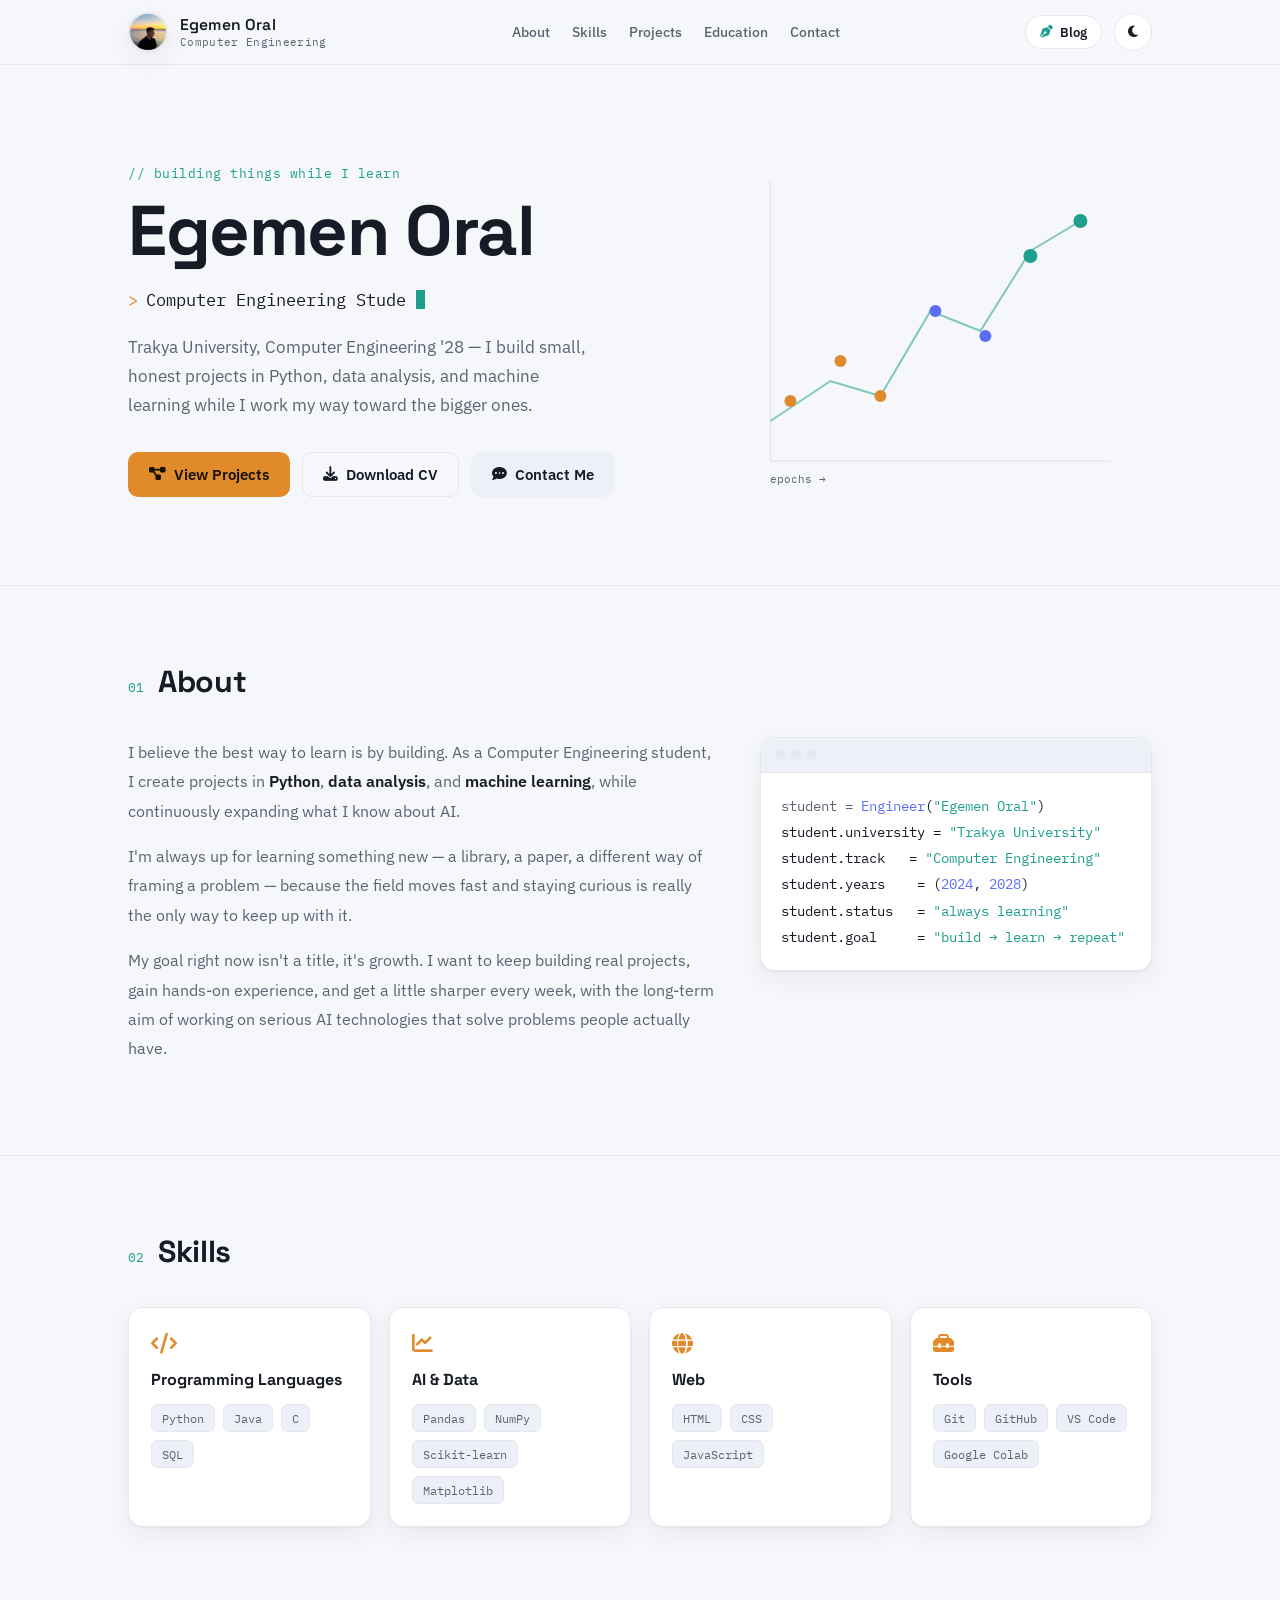
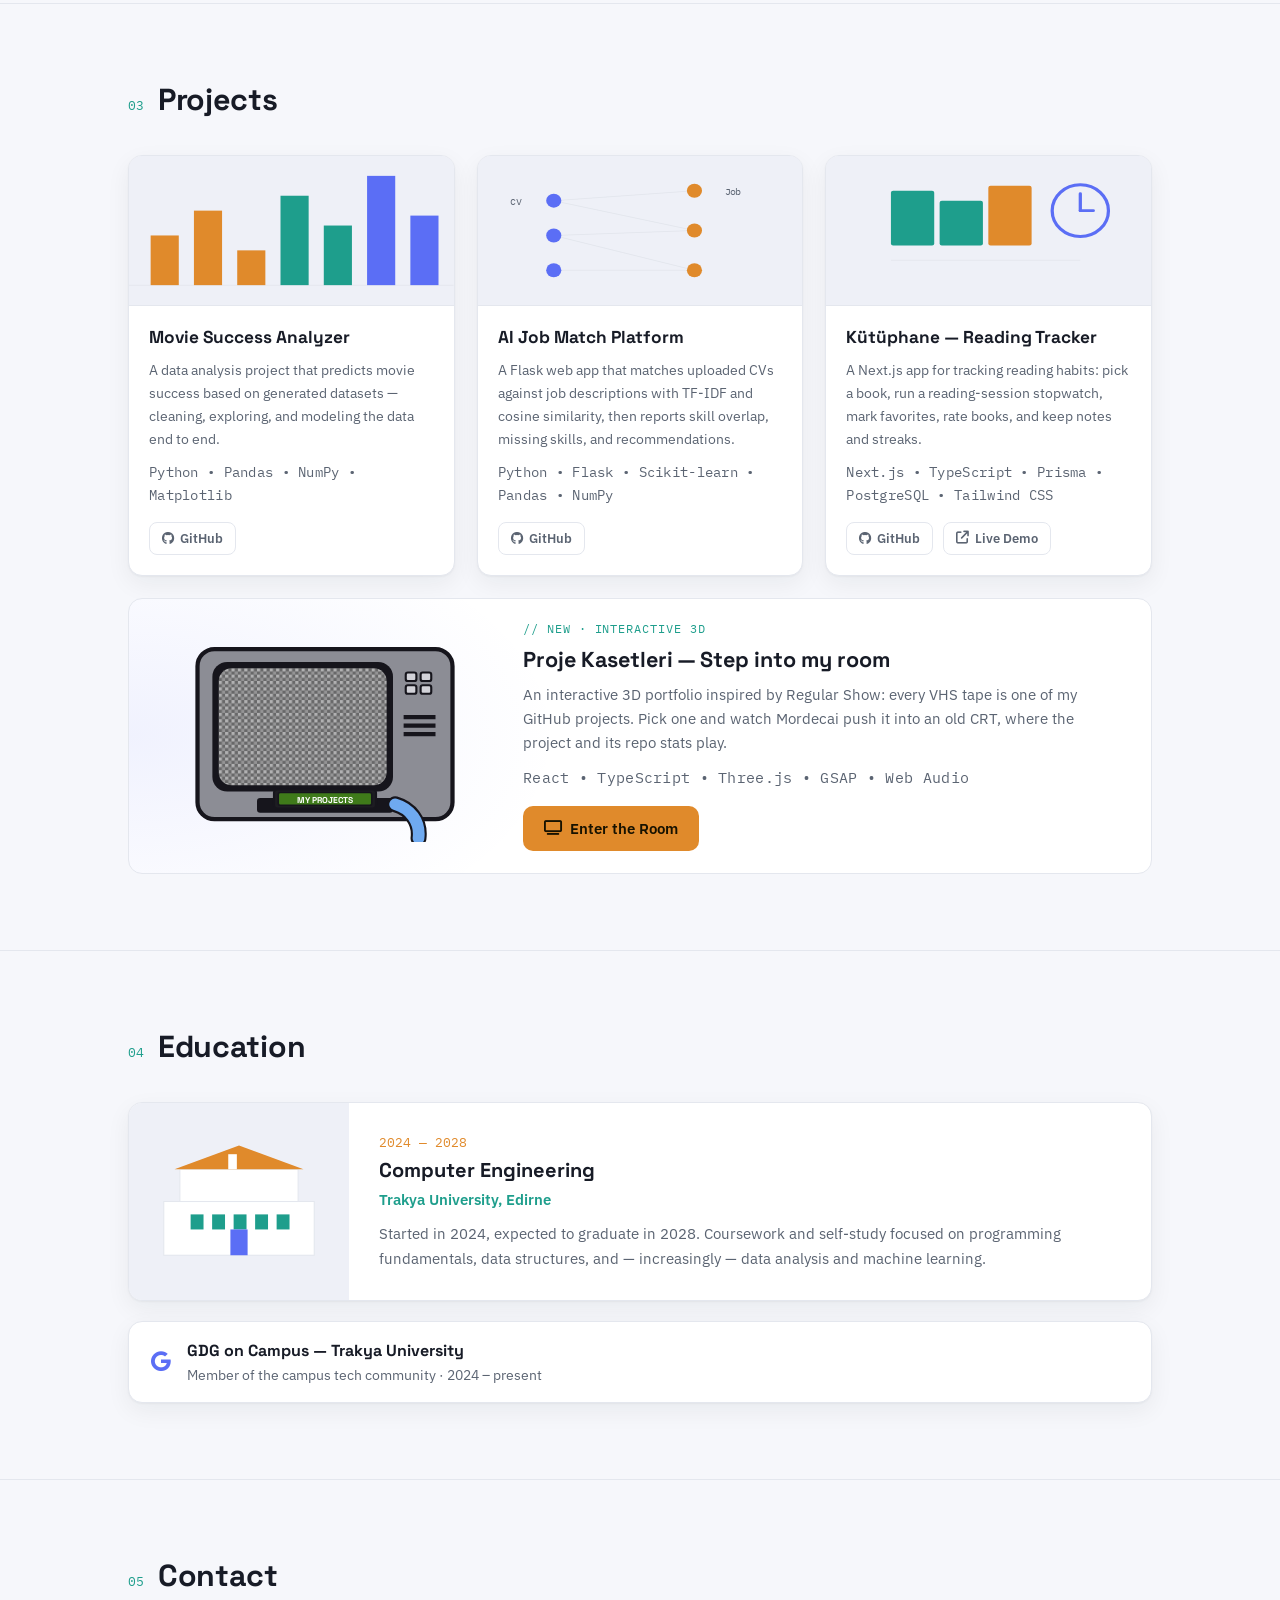
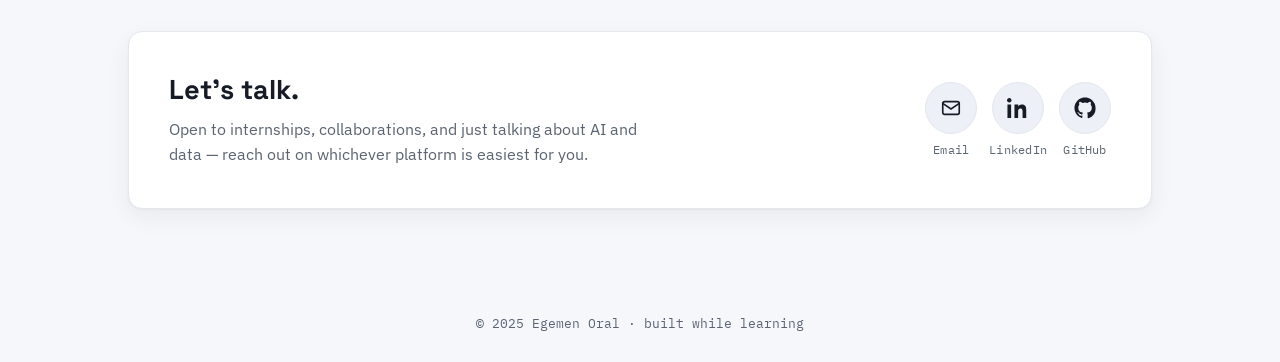
<file: index.html>
<!DOCTYPE html>
<html lang="en">
<head>
<meta charset="UTF-8">
<meta name="viewport" content="width=device-width, initial-scale=1.0">
<title>Egemen Oral — Computer Engineering Student</title>
<meta name="description" content="Egemen Oral, Computer Engineering student at Trakya University: projects in Python, data analysis and machine learning, an interactive 3D portfolio and a blog about AI prompting.">
<link rel="canonical" href="https://egemenoral.com/">
<meta property="og:title" content="Egemen Oral — Computer Engineering Student">
<meta property="og:description" content="Projects in Python, data analysis and machine learning, an interactive 3D portfolio and a blog about AI prompting.">
<meta property="og:url" content="https://egemenoral.com/">
<link rel="preconnect" href="https://fonts.googleapis.com">
<link rel="preconnect" href="https://fonts.gstatic.com" crossorigin>
<link href="https://fonts.googleapis.com/css2?family=Space+Grotesk:wght@500;600;700&family=IBM+Plex+Sans:wght@400;500;600&family=IBM+Plex+Mono:wght@400;500&display=swap" rel="stylesheet">
<link rel="stylesheet" href="https://cdnjs.cloudflare.com/ajax/libs/font-awesome/6.5.1/css/all.min.css">
<style>
:root{
  --bg:#F6F7FB;
  --surface:#FFFFFF;
  --surface-2:#EEF0F7;
  --text:#171B26;
  --text-muted:#5B6472;
  --border:#E4E7EE;
  --accent:#E08A2B;
  --accent-2:#1E9E8C;
  --accent-3:#5B6EF5;
  --accent-contrast:#FFFFFF;
  --shadow: 0 1px 2px rgba(23,27,38,.04), 0 8px 24px rgba(23,27,38,.06);
  --radius: 14px;
}
html[data-theme="dark"]{
  --bg:#0B0F19;
  --surface:#121729;
  --surface-2:#171E33;
  --text:#EDEFF5;
  --text-muted:#9AA3B7;
  --border:#242C42;
  --accent:#F2B25C;
  --accent-2:#3FD1BC;
  --accent-3:#8B98FF;
  --accent-contrast:#0B0F19;
  --shadow: 0 1px 2px rgba(0,0,0,.3), 0 12px 32px rgba(0,0,0,.35);
}
*{box-sizing:border-box;}
html{scroll-behavior:smooth;}
body{
  margin:0;
  background:var(--bg);
  color:var(--text);
  font-family:'IBM Plex Sans', -apple-system, BlinkMacSystemFont, sans-serif;
  transition: background .35s ease, color .35s ease;
  -webkit-font-smoothing:antialiased;
}
.mono{font-family:'IBM Plex Mono', monospace;}
.display{font-family:'Space Grotesk', sans-serif;}
.wrap{max-width:1080px;margin:0 auto;padding:0 28px;}
a{color:inherit;}

/* ---------- NAV ---------- */
.nav{
  position:sticky; top:0; z-index:50;
  background:color-mix(in srgb, var(--bg) 86%, transparent);
  backdrop-filter: blur(10px);
  border-bottom:1px solid var(--border);
}
.nav-inner{
  max-width:1080px;margin:0 auto;padding:12px 28px;
  display:flex;align-items:center;justify-content:space-between;gap:16px;
}
.nav-id{display:flex;align-items:center;gap:12px;}
.avatar{
  width:40px;height:40px;border-radius:50%;
  overflow:hidden;flex:none;
  border:2px solid var(--border);
  box-shadow:var(--shadow);
}
.avatar img{width:100%;height:100%;object-fit:cover;display:block;}
.nav-name{font-family:'Space Grotesk',sans-serif;font-weight:600;font-size:.98rem;letter-spacing:.01em;}
.nav-name span{display:block;font-family:'IBM Plex Mono',monospace;font-weight:400;font-size:.68rem;color:var(--text-muted);letter-spacing:.03em;}
.nav-links{display:flex;align-items:center;gap:22px;}
.nav-links a{
  font-size:.86rem;text-decoration:none;color:var(--text-muted);
  font-weight:500; position:relative; padding:4px 0;
  transition:color .2s ease;
}
.nav-links a:hover{color:var(--text);}
.theme-toggle{
  width:38px;height:38px;border-radius:50%;
  border:1px solid var(--border);background:var(--surface);
  color:var(--text);display:flex;align-items:center;justify-content:center;
  cursor:pointer; transition:transform .25s ease, background .25s ease;
  flex:none;
}
.theme-toggle:hover{transform:rotate(18deg);}
.nav-actions{display:flex; align-items:center; gap:12px;}
.nav-blog{
  display:inline-flex; align-items:center; gap:7px; padding:7px 14px; border-radius:999px;
  border:1px solid var(--border); background:var(--surface); text-decoration:none;
  font-size:.84rem; font-weight:600; color:var(--text); transition:border-color .2s ease, transform .2s ease;
}
.nav-blog i{color:var(--accent-2); font-size:.8rem;}
.nav-blog:hover{border-color:var(--accent-2); transform:translateY(-1px);}
.theme-toggle:focus-visible, a:focus-visible, button:focus-visible{
  outline:2px solid var(--accent-3); outline-offset:2px;
}
@media (max-width:760px){
  .nav-links{display:none;}
}

/* ---------- HERO ---------- */
.hero{
  position:relative; overflow:hidden;
  padding:96px 0 84px;
  border-bottom:1px solid var(--border);
}
.hero-grid{
  display:grid; grid-template-columns: 1.1fr .9fr; gap:40px; align-items:center;
}
.eyebrow{
  font-family:'IBM Plex Mono',monospace; font-size:.8rem; color:var(--accent-2);
  letter-spacing:.04em; margin:0 0 14px;
}
.hero h1{
  font-family:'Space Grotesk',sans-serif; font-weight:700;
  font-size:clamp(2.6rem, 6vw, 4.4rem); line-height:1.02; margin:0 0 18px;
  letter-spacing:-.02em;
}
.role-line{
  font-family:'IBM Plex Mono',monospace; font-size:1.05rem; color:var(--text);
  margin:0 0 20px; min-height:1.6em; display:flex; align-items:center; gap:8px;
}
.role-line .prompt{color:var(--accent);}
.role-line .cursor{
  display:inline-block; width:9px; height:1.1em; background:var(--accent-2);
  animation: blink 1s steps(1) infinite; margin-left:2px;
}
@keyframes blink{50%{opacity:0;}}
.hero p.lede{
  font-size:1.06rem; line-height:1.7; color:var(--text-muted); max-width:46ch; margin:0 0 32px;
}
.btn-row{display:flex; flex-wrap:wrap; gap:12px;}
.btn{
  font-family:'IBM Plex Sans',sans-serif; font-weight:600; font-size:.92rem;
  padding:12px 20px; border-radius:10px; text-decoration:none; cursor:pointer;
  border:1px solid transparent; display:inline-flex; align-items:center; gap:8px;
  transition: transform .18s ease, box-shadow .18s ease, background .2s ease, border-color .2s ease;
}
.btn:hover{transform:translateY(-2px);}
.btn-primary{background:var(--accent); color:#171200;}
html[data-theme="dark"] .btn-primary{color:#1a1200;}
.btn-primary:hover{box-shadow:0 10px 24px -8px color-mix(in srgb, var(--accent) 70%, transparent);}
.btn-outline{background:transparent; border-color:var(--border); color:var(--text);}
.btn-outline:hover{border-color:var(--accent-2); color:var(--accent-2);}
.btn-ghost{background:var(--surface-2); color:var(--text);}

.hero-viz{position:relative; height:340px;}
.hero-viz svg{width:100%;height:100%;}
.dot{animation: drift 6s ease-in-out infinite;}
@keyframes drift{
  0%,100%{ transform: translateY(0px); }
  50%{ transform: translateY(-9px); }
}

/* ---------- SECTIONS ---------- */
section{padding:76px 0;border-bottom:1px solid var(--border);}
.sec-head{display:flex; align-items:baseline; gap:14px; margin-bottom:36px;}
.sec-head .tag{font-family:'IBM Plex Mono',monospace; color:var(--accent-2); font-size:.82rem;}
.sec-head h2{font-family:'Space Grotesk',sans-serif; font-size:1.9rem; margin:0; letter-spacing:-.01em;}
.fade-in{opacity:0; transform:translateY(18px); transition: opacity .6s ease, transform .6s ease;}
.fade-in.visible{opacity:1; transform:none;}

/* ABOUT */
.about-grid{display:grid; grid-template-columns:1.2fr .8fr; gap:44px; align-items:start;}
.about-grid p{font-size:1.02rem; line-height:1.8; color:var(--text-muted); margin:0 0 16px;}
.about-grid p strong{color:var(--text); font-weight:600;}
.code-card{
  background:var(--surface); border:1px solid var(--border); border-radius:var(--radius);
  box-shadow:var(--shadow); overflow:hidden;
}
.code-card .bar{
  display:flex; gap:6px; padding:12px 14px; border-bottom:1px solid var(--border); background:var(--surface-2);
}
.code-card .bar span{width:10px;height:10px;border-radius:50%; background:var(--border);}
.code-card pre{
  margin:0; padding:20px; font-family:'IBM Plex Mono',monospace; font-size:.86rem; line-height:1.9;
  color:var(--text); overflow-x:auto;
}
.code-card .k{color:var(--accent-3);}
.code-card .s{color:var(--accent-2);}
.code-card .c{color:var(--text-muted);}

/* SKILLS */
.skills-grid{display:grid; grid-template-columns:repeat(4,1fr); gap:18px;}
.skill-card{
  background:var(--surface); border:1px solid var(--border); border-radius:var(--radius);
  padding:22px; box-shadow:var(--shadow); transition:transform .2s ease, border-color .2s ease;
}
.skill-card:hover{transform:translateY(-4px); border-color:var(--accent-2);}
.skill-card .ic{color:var(--accent); font-size:1.3rem; margin-bottom:12px;}
.skill-card h3{font-family:'Space Grotesk',sans-serif; font-size:1rem; margin:0 0 14px;}
.chip-list{list-style:none; margin:0; padding:0; display:flex; flex-wrap:wrap; gap:8px;}
.chip-list li{
  font-family:'IBM Plex Mono',monospace; font-size:.78rem; background:var(--surface-2);
  border:1px solid var(--border); padding:5px 10px; border-radius:7px; color:var(--text-muted);
}
@media (max-width:900px){.skills-grid{grid-template-columns:repeat(2,1fr);}}

/* PROJECTS */
.proj-grid{display:grid; grid-template-columns:repeat(3,1fr); gap:22px;}
.proj-card{
  background:var(--surface); border:1px solid var(--border); border-radius:var(--radius);
  overflow:hidden; box-shadow:var(--shadow); display:flex; flex-direction:column;
  transition:transform .22s ease;
}
.proj-card:hover{transform:translateY(-5px);}
.proj-visual{height:150px; background:var(--surface-2); border-bottom:1px solid var(--border);}
.proj-visual svg{width:100%;height:100%;}
.proj-body{padding:20px; display:flex; flex-direction:column; gap:10px; flex:1;}
.proj-body h3{font-family:'Space Grotesk',sans-serif; font-size:1.08rem; margin:0;}
.proj-body p{font-size:.9rem; color:var(--text-muted); line-height:1.6; margin:0; flex:1;}
.proj-tech{font-family:'IBM Plex Mono',monospace; font-size:.74rem; color:var(--accent-2); letter-spacing:.02em;}
.proj-links{display:flex; gap:10px; margin-top:6px;}
.proj-links a{
  font-size:.8rem; font-weight:600; display:inline-flex; align-items:center; gap:6px;
  text-decoration:none; color:var(--text-muted); border:1px solid var(--border);
  padding:7px 12px; border-radius:8px; transition:.2s ease;
}
.proj-links a:hover{color:var(--text); border-color:var(--accent-2);}
.proj-card.placeholder{border-style:dashed; justify-content:center; align-items:center; text-align:center;}
.proj-card.placeholder .proj-body{align-items:center; justify-content:center; color:var(--text-muted);}
.proj-card.placeholder i{font-size:1.4rem; color:var(--accent); margin-bottom:6px;}
@media (max-width:900px){.proj-grid{grid-template-columns:1fr;}}
/* ---- featured: interactive 3D portfolio (Proje Kasetleri) ---- */
.room-card{
  margin-top:22px; display:grid; grid-template-columns:minmax(220px,340px) 1fr; gap:28px; align-items:center;
  background:var(--surface); border:1px solid var(--border); border-radius:var(--radius); padding:22px 26px;
  position:relative; overflow:hidden; transition:transform .25s ease, border-color .25s ease;
  color:inherit; text-decoration:none;
}
.room-card::before{
  content:""; position:absolute; inset:0; pointer-events:none; opacity:.5;
  background:radial-gradient(60% 120% at 0% 50%, color-mix(in srgb, var(--accent-3) 18%, transparent), transparent 70%);
}
.room-card:hover{transform:translateY(-4px); border-color:var(--accent-3);}
.room-visual{position:relative;}
.room-visual svg{width:100%; height:auto; display:block;}
.room-visual .snow{animation:room-snow .18s steps(2) infinite;}
@keyframes room-snow{50%{transform:translate(-3px,2px);}}
.room-body{position:relative; display:flex; flex-direction:column; gap:10px;}
.room-badge{font-family:'IBM Plex Mono',monospace; font-size:.74rem; letter-spacing:.08em; color:var(--accent-2);}
.room-body h3{font-family:'Space Grotesk',sans-serif; font-size:1.35rem; margin:0;}
.room-body p{font-size:.92rem; color:var(--text-muted); line-height:1.65; margin:0;}
.room-links{display:flex; flex-wrap:wrap; gap:10px; margin-top:6px;}
@media (max-width:760px){.room-card{grid-template-columns:1fr;}}

/* CRT switch-off when leaving for the room */
.crt-exit{position:fixed; inset:0; z-index:9999; pointer-events:none; background:#000; opacity:0;}
html.leaving body > *:not(.crt-exit){animation:crt-off .55s cubic-bezier(.7,0,.3,1) forwards; transform-origin:50% 50vh;}
html.leaving .crt-exit{animation:crt-black .7s ease-in forwards;}
@keyframes crt-off{
  0%{transform:scale(1,1); filter:brightness(1);}
  60%{transform:scale(1,.004); filter:brightness(3);}
  100%{transform:scale(0,.004); filter:brightness(5);}
}
@keyframes crt-black{0%,40%{opacity:0;} 100%{opacity:1;}}
@media (prefers-reduced-motion:reduce){
  .room-visual .snow{animation:none;}
  html.leaving body > *:not(.crt-exit), html.leaving .crt-exit{animation:none;}
}


/* EDUCATION */
.edu-card{
  background:var(--surface); border:1px solid var(--border); border-radius:var(--radius);
  box-shadow:var(--shadow); display:grid; grid-template-columns:220px 1fr; overflow:hidden;
}
.edu-visual{background:var(--surface-2); display:flex; align-items:center; justify-content:center; padding:24px;}
.edu-visual svg{width:100%; height:auto;}
.edu-text{padding:28px 30px;}
.edu-text .period{font-family:'IBM Plex Mono',monospace; color:var(--accent); font-size:.82rem;}
.edu-text h3{font-family:'Space Grotesk',sans-serif; margin:6px 0 4px; font-size:1.25rem;}
.edu-text p{color:var(--text-muted); margin:8px 0 0; line-height:1.7; font-size:.94rem;}
@media (max-width:700px){.edu-card{grid-template-columns:1fr;}}

/* GDG / involvement strip */
.involve{
  display:flex; align-items:center; gap:16px; background:var(--surface); border:1px solid var(--border);
  border-radius:var(--radius); padding:18px 22px; box-shadow:var(--shadow); margin-top:20px;
}
.involve .ic{color:var(--accent-3); font-size:1.3rem;}
.involve h4{margin:0 0 3px; font-family:'Space Grotesk',sans-serif; font-size:1rem;}
.involve span{color:var(--text-muted); font-size:.86rem;}

/* CONTACT */
.contact-wrap{
  display:grid; grid-template-columns:1fr auto; gap:30px; align-items:center;
  background:var(--surface); border:1px solid var(--border); border-radius:var(--radius);
  padding:40px; box-shadow:var(--shadow);
}
.contact-wrap h2{font-family:'Space Grotesk',sans-serif; font-size:1.7rem; margin:0 0 10px;}
.contact-wrap p{color:var(--text-muted); margin:0; max-width:48ch; line-height:1.6;}
.contact-btns{display:flex; gap:12px;}
.icon-btn{
  display:flex; flex-direction:column; align-items:center; gap:8px;
  text-decoration:none; color:var(--text);
  transition: transform .2s ease, color .2s ease;
}
.icon-btn:hover{transform:translateY(-3px); color:var(--accent-2);}
.icon-btn:hover .icon-circle{border-color:var(--accent-2);}
.icon-circle{
  width:52px; height:52px; border-radius:50%; display:flex; align-items:center; justify-content:center;
  background:var(--surface-2); border:1px solid var(--border); flex:none;
  transition: border-color .2s ease;
}
.icon-circle svg{width:22px; height:22px;}
.icon-label{font-size:.72rem; color:var(--text-muted); letter-spacing:.02em;}
@media (max-width:700px){.contact-wrap{grid-template-columns:1fr;}}

footer{padding:30px 0; text-align:center;}
footer p{color:var(--text-muted); font-size:.82rem; font-family:'IBM Plex Mono',monospace; margin:0;}

@media (max-width:900px){
  .hero-grid{grid-template-columns:1fr;}
  .hero-viz{height:220px; order:-1;}
  .about-grid{grid-template-columns:1fr;}
}
</style>
</head>
<body>

<nav class="nav">
  <div class="nav-inner">
    <div class="nav-id">
      <div class="avatar"><img src="[data-uri]" alt="Egemen Oral"></div>
      <div class="nav-name">Egemen Oral<span>Computer Engineering</span></div>
    </div>
    <div class="nav-links">
      <a href="#about">About</a>
      <a href="#skills">Skills</a>
      <a href="#projects">Projects</a>
      <a href="#education">Education</a>
      <a href="#contact">Contact</a>
    </div>
    <div class="nav-actions">
      <a class="nav-blog" href="blog/"><i class="fa-solid fa-pen-nib"></i> Blog</a>
      <button class="theme-toggle" id="themeToggle" aria-label="Toggle dark mode">
        <i class="fa-solid fa-moon" id="themeIcon"></i>
      </button>
    </div>
  </div>
</nav>

<header class="hero">
  <div class="wrap hero-grid">
    <div>
      <p class="eyebrow mono">// building things while I learn</p>
      <h1 class="display">Egemen Oral</h1>
      <p class="role-line"><span class="prompt">&gt;</span><span id="roleText"></span><span class="cursor"></span></p>
      <p class="lede">Trakya University, Computer Engineering '28 — I build small, honest projects in Python, data analysis, and machine learning while I work my way toward the bigger ones.</p>
      <div class="btn-row">
        <a href="#projects" class="btn btn-primary"><i class="fa-solid fa-diagram-project"></i> View Projects</a>
       <a href="Egemen_Oral_CV.pdf" class="btn btn-outline" download>
    <i class="fa-solid fa-download"></i> Download CV
</a>
        <a href="#contact" class="btn btn-ghost"><i class="fa-solid fa-comment-dots"></i> Contact Me</a>
      </div>
    </div>
    <div class="hero-viz" aria-hidden="true">
      <svg viewBox="0 0 400 340">
        <line x1="40" y1="20" x2="40" y2="300" stroke="var(--border)" stroke-width="1.5"/>
        <line x1="40" y1="300" x2="380" y2="300" stroke="var(--border)" stroke-width="1.5"/>
        <polyline points="40,260 100,220 150,235 200,150 250,170 300,90 350,60" fill="none" stroke="var(--accent-2)" stroke-width="2" opacity="0.55"/>
        <g fill="var(--accent)">
          <circle class="dot" style="animation-delay:.1s" cx="60" cy="240" r="6"/>
          <circle class="dot" style="animation-delay:.6s" cx="110" cy="200" r="6"/>
          <circle class="dot" style="animation-delay:1.1s" cx="150" cy="235" r="6"/>
        </g>
        <g fill="var(--accent-3)">
          <circle class="dot" style="animation-delay:.3s" cx="205" cy="150" r="6"/>
          <circle class="dot" style="animation-delay:.9s" cx="255" cy="175" r="6"/>
        </g>
        <g fill="var(--accent-2)">
          <circle class="dot" style="animation-delay:.2s" cx="300" cy="95" r="7"/>
          <circle class="dot" style="animation-delay:.8s" cx="350" cy="60" r="7"/>
        </g>
        <text x="40" y="322" class="mono" font-size="11" fill="var(--text-muted)">epochs →</text>
      </svg>
    </div>
  </div>
</header>

<section id="about" class="fade-in">
  <div class="wrap">
    <div class="sec-head"><span class="tag mono">01</span><h2>About</h2></div>
    <div class="about-grid">
      <div>
        <p>I believe the best way to learn is by building. As a Computer Engineering student, I create projects in <strong>Python</strong>, <strong>data analysis</strong>, and <strong>machine learning</strong>, while continuously expanding what I know about AI.</p>
        <p>I'm always up for learning something new — a library, a paper, a different way of framing a problem — because the field moves fast and staying curious is really the only way to keep up with it.</p>
        <p>My goal right now isn't a title, it's growth. I want to keep building real projects, gain hands-on experience, and get a little sharper every week, with the long-term aim of working on serious AI technologies that solve problems people actually have.</p>
      </div>
      <div class="code-card">
        <div class="bar"><span></span><span></span><span></span></div>
        <pre><span class="c">student = </span><span class="k">Engineer</span>(<span class="s">"Egemen Oral"</span>)
student.university = <span class="s">"Trakya University"</span>
student.track   = <span class="s">"Computer Engineering"</span>
student.years    = (<span class="k">2024</span>, <span class="k">2028</span>)
student.status   = <span class="s">"always learning"</span>
student.goal     = <span class="s">"build → learn → repeat"</span></pre>
      </div>
    </div>
  </div>
</section>

<section id="skills" class="fade-in">
  <div class="wrap">
    <div class="sec-head"><span class="tag mono">02</span><h2>Skills</h2></div>
    <div class="skills-grid">
      <div class="skill-card">
        <div class="ic"><i class="fa-solid fa-code"></i></div>
        <h3>Programming Languages</h3>
        <ul class="chip-list"><li>Python</li><li>Java</li><li>C</li><li>SQL</li></ul>
      </div>
      <div class="skill-card">
        <div class="ic"><i class="fa-solid fa-chart-line"></i></div>
        <h3>AI &amp; Data</h3>
        <ul class="chip-list"><li>Pandas</li><li>NumPy</li><li>Scikit-learn</li><li>Matplotlib</li></ul>
      </div>
      <div class="skill-card">
        <div class="ic"><i class="fa-solid fa-globe"></i></div>
        <h3>Web</h3>
        <ul class="chip-list"><li>HTML</li><li>CSS</li><li>JavaScript</li></ul>
      </div>
      <div class="skill-card">
        <div class="ic"><i class="fa-solid fa-toolbox"></i></div>
        <h3>Tools</h3>
        <ul class="chip-list"><li>Git</li><li>GitHub</li><li>VS Code</li><li>Google Colab</li></ul>
      </div>
    </div>
  </div>
</section>

<section id="projects" class="fade-in">
  <div class="wrap">
    <div class="sec-head"><span class="tag mono">03</span><h2>Projects</h2></div>
    <div class="proj-grid">
      <div class="proj-card">
        <div class="proj-visual">
          <svg viewBox="0 0 300 150" preserveAspectRatio="none">
            <rect width="300" height="150" fill="var(--surface-2)"/>
            <line x1="0" y1="130" x2="300" y2="130" stroke="var(--border)"/>
            <g fill="var(--accent)">
              <rect x="20" y="80" width="26" height="50"/>
              <rect x="60" y="55" width="26" height="75"/>
              <rect x="100" y="95" width="26" height="35"/>
            </g>
            <g fill="var(--accent-2)">
              <rect x="140" y="40" width="26" height="90"/>
              <rect x="180" y="70" width="26" height="60"/>
            </g>
            <g fill="var(--accent-3)">
              <rect x="220" y="20" width="26" height="110"/>
              <rect x="260" y="60" width="26" height="70"/>
            </g>
          </svg>
        </div>
        <div class="proj-body">
          <h3>Movie Success Analyzer</h3>
          <p>A data analysis project that predicts movie success based on generated datasets — cleaning, exploring, and modeling the data end to end.</p>
          <p class="proj-tech mono">Python • Pandas • NumPy • Matplotlib</p>
          <div class="proj-links">
            <a href="https://github.com/egemenoral1-jpg" target="_blank"><i class="fa-brands fa-github"></i> GitHub</a>
          </div>
        </div>
      </div>

      <div class="proj-card">
        <div class="proj-visual">
          <svg viewBox="0 0 300 150" preserveAspectRatio="none">
            <rect width="300" height="150" fill="var(--surface-2)"/>
            <g stroke="var(--border)" stroke-width="1">
              <line x1="70" y1="45" x2="200" y2="35"/>
              <line x1="70" y1="45" x2="200" y2="75"/>
              <line x1="70" y1="80" x2="200" y2="75"/>
              <line x1="70" y1="80" x2="200" y2="115"/>
              <line x1="70" y1="115" x2="200" y2="115"/>
            </g>
            <g fill="var(--accent-3)">
              <circle cx="70" cy="45" r="7"/>
              <circle cx="70" cy="80" r="7"/>
              <circle cx="70" cy="115" r="7"/>
            </g>
            <g fill="var(--accent)">
              <circle cx="200" cy="35" r="7"/>
              <circle cx="200" cy="75" r="7"/>
              <circle cx="200" cy="115" r="7"/>
            </g>
            <text x="30" y="49" class="mono" font-size="9" fill="var(--text-muted)">CV</text>
            <text x="228" y="39" class="mono" font-size="9" fill="var(--text-muted)">Job</text>
          </svg>
        </div>
        <div class="proj-body">
          <h3>AI Job Match Platform</h3>
          <p>A Flask web app that matches uploaded CVs against job descriptions with TF-IDF and cosine similarity, then reports skill overlap, missing skills, and recommendations.</p>
          <p class="proj-tech mono">Python • Flask • Scikit-learn • Pandas • NumPy</p>
          <div class="proj-links">
            <a href="https://github.com/egemenoral1-jpg/proje" target="_blank"><i class="fa-brands fa-github"></i> GitHub</a>
          </div>
        </div>
      </div>

      <div class="proj-card">
        <div class="proj-visual">
          <svg viewBox="0 0 300 150" preserveAspectRatio="none">
            <rect width="300" height="150" fill="var(--surface-2)"/>
            <g fill="var(--accent-2)">
              <rect x="60" y="35" width="40" height="55" rx="2"/>
              <rect x="105" y="45" width="40" height="45" rx="2"/>
            </g>
            <g fill="var(--accent)">
              <rect x="150" y="30" width="40" height="60" rx="2"/>
            </g>
            <circle cx="235" cy="55" r="26" fill="none" stroke="var(--accent-3)" stroke-width="3"/>
            <line x1="235" y1="55" x2="235" y2="38" stroke="var(--accent-3)" stroke-width="3" stroke-linecap="round"/>
            <line x1="235" y1="55" x2="247" y2="55" stroke="var(--accent-3)" stroke-width="3" stroke-linecap="round"/>
            <path d="M60 105 h175" stroke="var(--border)"/>
          </svg>
        </div>
        <div class="proj-body">
          <h3>Kütüphane — Reading Tracker</h3>
          <p>A Next.js app for tracking reading habits: pick a book, run a reading-session stopwatch, mark favorites, rate books, and keep notes and streaks.</p>
          <p class="proj-tech mono">Next.js • TypeScript • Prisma • PostgreSQL • Tailwind CSS</p>
          <div class="proj-links">
            <a href="https://github.com/egemenoral1-jpg/kutuphane" target="_blank"><i class="fa-brands fa-github"></i> GitHub</a>
            <a href="https://akasha-peach.vercel.app" target="_blank"><i class="fa-solid fa-arrow-up-right-from-square"></i> Live Demo</a>
          </div>
        </div>
      </div>
    </div>

    <!-- Featured: the interactive 3D portfolio. Change ROOM URL in data-room-url / href below. -->
    <a class="room-card" id="room-card" href="https://room.egemenoral.com" data-room-link>
      <div class="room-visual" aria-hidden="true">
        <svg viewBox="0 0 320 200">
          <rect x="40" y="18" width="240" height="160" rx="16" fill="#8c8d95" stroke="#16151c" stroke-width="4"/>
          <rect x="54" y="30" width="170" height="122" rx="14" fill="#16151c"/>
          <defs><pattern id="snowp" width="6" height="6" patternUnits="userSpaceOnUse">
            <rect width="6" height="6" fill="#777"/><rect width="3" height="3" fill="#ccc"/><rect x="3" y="3" width="3" height="3" fill="#aaa"/>
          </pattern><clipPath id="scr"><rect x="60" y="36" width="158" height="110" rx="12"/></clipPath></defs>
          <g clip-path="url(#scr)"><rect class="snow" x="54" y="30" width="176" height="128" fill="url(#snowp)" opacity=".85"/></g>
          <g fill="#d2d2d8" stroke="#16151c" stroke-width="2">
            <rect x="236" y="40" width="10" height="8" rx="2"/><rect x="250" y="40" width="10" height="8" rx="2"/>
            <rect x="236" y="52" width="10" height="8" rx="2"/><rect x="250" y="52" width="10" height="8" rx="2"/>
          </g>
          <g fill="#16151c"><rect x="234" y="80" width="30" height="4"/><rect x="234" y="88" width="30" height="4"/><rect x="234" y="96" width="30" height="4"/></g>
          <rect x="96" y="158" width="128" height="14" rx="3" fill="#16151c"/>
          <rect x="112" y="150" width="96" height="18" rx="3" fill="#1d1d22" stroke="#16151c" stroke-width="2"/>
          <rect x="116" y="153" width="88" height="12" rx="2" fill="#3f7a1a" stroke="#16151c" stroke-width="1.5"/>
          <text x="160" y="162.5" text-anchor="middle" font-family="Space Grotesk, sans-serif" font-weight="700" font-size="8" fill="#fff">MY PROJECTS</text>
          <path d="M248 196 C 250 180 240 168 226 164" stroke="#16151c" stroke-width="15" stroke-linecap="round" fill="none"/>
          <path d="M248 196 C 250 180 240 168 226 164" stroke="#6faaf0" stroke-width="11" stroke-linecap="round" fill="none"/>
        </svg>
      </div>
      <div class="room-body">
        <span class="room-badge">// NEW · INTERACTIVE 3D</span>
        <h3>Proje Kasetleri — Step into my room</h3>
        <p>An interactive 3D portfolio inspired by Regular Show: every VHS tape is one of my GitHub projects. Pick one and watch Mordecai push it into an old CRT, where the project and its repo stats play.</p>
        <p class="proj-tech mono">React • TypeScript • Three.js • GSAP • Web Audio</p>
        <div class="room-links">
          <span class="btn btn-primary"><i class="fa-solid fa-tv"></i> Enter the Room</span>
        </div>
      </div>
    </a>
  </div>
</section>

<section id="education" class="fade-in">
  <div class="wrap">
    <div class="sec-head"><span class="tag mono">04</span><h2>Education</h2></div>
    <div class="edu-card">
      <div class="edu-visual">
        <svg viewBox="0 0 160 120">
          <rect x="10" y="60" width="140" height="50" fill="var(--surface)" stroke="var(--border)"/>
          <rect x="25" y="30" width="110" height="30" fill="var(--surface)" stroke="var(--border)"/>
          <polygon points="20,30 80,8 140,30" fill="var(--accent)"/>
          <rect x="70" y="16" width="8" height="14" fill="var(--surface)"/>
          <g fill="var(--accent-2)">
            <rect x="35" y="72" width="12" height="14"/>
            <rect x="55" y="72" width="12" height="14"/>
            <rect x="75" y="72" width="12" height="14"/>
            <rect x="95" y="72" width="12" height="14"/>
            <rect x="115" y="72" width="12" height="14"/>
          </g>
          <rect x="72" y="86" width="16" height="24" fill="var(--accent-3)"/>
        </svg>
      </div>
      <div class="edu-text">
        <span class="period mono">2024 — 2028</span>
        <h3>Computer Engineering</h3>
        <p style="color:var(--accent-2); font-weight:600; margin-top:2px;">Trakya University, Edirne</p>
        <p>Started in 2024, expected to graduate in 2028. Coursework and self-study focused on programming fundamentals, data structures, and — increasingly — data analysis and machine learning.</p>
      </div>
    </div>

    <div class="involve">
      <div class="ic"><i class="fa-brands fa-google"></i></div>
      <div>
        <h4>GDG on Campus — Trakya University</h4>
        <span>Member of the campus tech community · 2024 – present</span>
      </div>
    </div>
  </div>
</section>

<section id="contact" class="fade-in" style="border-bottom:none;">
  <div class="wrap">
    <div class="sec-head"><span class="tag mono">05</span><h2>Contact</h2></div>
    <div class="contact-wrap">
      <div>
        <h2>Let's talk.</h2>
        <p>Open to internships, collaborations, and just talking about AI and data — reach out on whichever platform is easiest for you.</p>
      </div>
      <div class="contact-btns">
        <a class="icon-btn" href="mailto:egemenoral1@gmail.com" aria-label="Email">
          <span class="icon-circle">
            <svg viewBox="0 0 24 24" fill="none" stroke="currentColor" stroke-width="1.8"><rect x="3" y="5" width="18" height="14" rx="2"/><path d="M3 7l9 6 9-6"/></svg>
          </span>
          <span class="icon-label mono">Email</span>
        </a>
        <a class="icon-btn" href="https://www.linkedin.com/in/egemen-oral-91904b314/" target="_blank" aria-label="LinkedIn">
          <span class="icon-circle">
            <svg viewBox="0 0 24 24" fill="currentColor"><path d="M4.98 3.5C4.98 4.88 3.87 6 2.5 6S0 4.88 0 3.5 1.12 1 2.5 1s2.48 1.12 2.48 2.5zM.5 8.25h4V23h-4V8.25zM8.5 8.25h3.83v2.01h.05c.53-1 1.84-2.06 3.79-2.06 4.06 0 4.81 2.67 4.81 6.14V23h-4v-6.73c0-1.61-.03-3.68-2.24-3.68-2.25 0-2.6 1.75-2.6 3.56V23h-4V8.25z"/></svg>
          </span>
          <span class="icon-label mono">LinkedIn</span>
        </a>
        <a class="icon-btn" href="https://github.com/egemenoral1-jpg" target="_blank" aria-label="GitHub">
          <span class="icon-circle">
            <svg viewBox="0 0 24 24" fill="currentColor"><path d="M12 .5C5.65.5.5 5.65.5 12c0 5.09 3.29 9.4 7.86 10.93.57.1.78-.25.78-.55 0-.27-.01-1.15-.02-2.09-3.2.7-3.88-1.36-3.88-1.36-.52-1.33-1.28-1.68-1.28-1.68-1.05-.72.08-.71.08-.71 1.16.08 1.77 1.19 1.77 1.19 1.03 1.77 2.7 1.26 3.36.96.1-.75.4-1.26.73-1.55-2.55-.29-5.24-1.28-5.24-5.69 0-1.26.45-2.29 1.19-3.09-.12-.29-.52-1.46.11-3.05 0 0 .97-.31 3.18 1.18a11 11 0 0 1 5.79 0c2.2-1.49 3.17-1.18 3.17-1.18.63 1.59.24 2.76.12 3.05.74.8 1.19 1.83 1.19 3.09 0 4.42-2.7 5.4-5.27 5.68.42.36.78 1.07.78 2.17 0 1.57-.01 2.83-.01 3.22 0 .3.21.66.79.55A10.52 10.52 0 0 0 23.5 12c0-6.35-5.15-11.5-11.5-11.5z"/></svg>
          </span>
          <span class="icon-label mono">GitHub</span>
        </a>
      </div>
    </div>
  </div>
</section>

<footer>
  <p>&copy; 2025 Egemen Oral · built while learning</p>
</footer>

<script>
// Theme toggle
const root = document.documentElement;
const toggle = document.getElementById('themeToggle');
const icon = document.getElementById('themeIcon');
function applyTheme(t){
  root.setAttribute('data-theme', t);
  icon.className = t === 'dark' ? 'fa-solid fa-sun' : 'fa-solid fa-moon';
}
let current = window.matchMedia('(prefers-color-scheme: dark)').matches ? 'dark' : 'light';
applyTheme(current);
toggle.addEventListener('click', () => {
  current = current === 'dark' ? 'light' : 'dark';
  applyTheme(current);
});

// Typewriter role line
const roles = ['Computer Engineering Student', 'AI & Machine Learning Enthusiast'];
const roleEl = document.getElementById('roleText');
let ri = 0, ci = 0, deleting = false;
function tick(){
  const word = roles[ri];
  if(!deleting){
    ci++;
    roleEl.textContent = word.slice(0, ci);
    if(ci === word.length){ deleting = true; setTimeout(tick, 1400); return; }
  } else {
    ci--;
    roleEl.textContent = word.slice(0, ci);
    if(ci === 0){ deleting = false; ri = (ri+1) % roles.length; }
  }
  setTimeout(tick, deleting ? 35 : 65);
}
tick();

// Scroll reveal
const observer = new IntersectionObserver((entries) => {
  entries.forEach(e => { if(e.isIntersecting) e.target.classList.add('visible'); });
}, { threshold: 0.12 });
document.querySelectorAll('.fade-in').forEach(el => observer.observe(el));
</script>

<div class="crt-exit" aria-hidden="true"></div>
<script>
// Leaving for the 3D room: the page switches off like an old CRT, then navigates.
document.querySelectorAll('[data-room-link]').forEach(function (a) {
  a.addEventListener('click', function (e) {
    if (e.ctrlKey || e.metaKey || e.shiftKey || e.button !== 0) return; // let new-tab clicks through
    if (window.matchMedia('(prefers-reduced-motion: reduce)').matches) return;
    e.preventDefault();
    document.documentElement.classList.add('leaving');
    setTimeout(function () { window.location.href = a.href; }, 650);
  });
});
// coming back with the browser's back button: show the page again
window.addEventListener('pageshow', function () { document.documentElement.classList.remove('leaving'); });
</script>
</body>
</html>
</file>
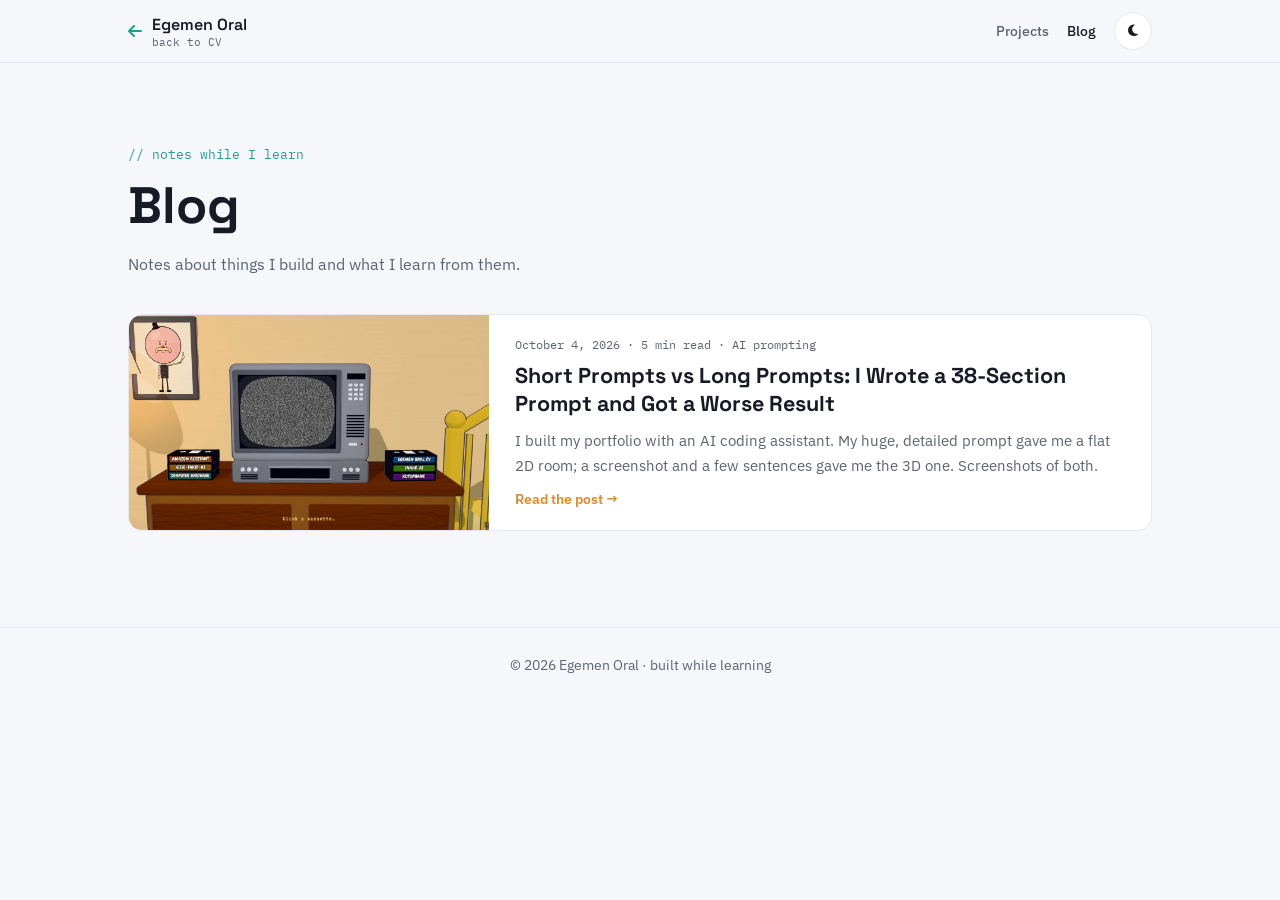
<file: blog/index.html>
<!DOCTYPE html>
<html lang="en">
<head>
<meta charset="UTF-8">
<meta name="viewport" content="width=device-width, initial-scale=1.0">
<title>Blog — Egemen Oral</title>
<meta name="description" content="Egemen Oral's blog: practical notes on AI prompting, AI coding assistants, machine learning and the projects I build while learning.">
<link rel="canonical" href="https://egemenoral.com/blog/">
<meta property="og:title" content="Blog — Egemen Oral">
<meta property="og:description" content="Practical notes on AI prompting, AI coding assistants and the projects I build while learning.">
<meta property="og:image" content="https://egemenoral.com/blog/img/short-prompt-result-3d-portfolio-room.jpg">
<link rel="preconnect" href="https://fonts.googleapis.com">
<link rel="preconnect" href="https://fonts.gstatic.com" crossorigin>
<link href="https://fonts.googleapis.com/css2?family=Space+Grotesk:wght@500;600;700&family=IBM+Plex+Sans:wght@400;500;600&family=IBM+Plex+Mono:wght@400;500&display=swap" rel="stylesheet">
<link rel="stylesheet" href="https://cdnjs.cloudflare.com/ajax/libs/font-awesome/6.5.1/css/all.min.css">
<link rel="stylesheet" href="blog.css">
</head>
<body>

<nav class="nav">
  <div class="nav-inner">
    <a class="nav-back" href="../"><i class="fa-solid fa-arrow-left"></i><div>Egemen Oral<span>back to CV</span></div></a>
    <div class="nav-right">
      <a class="hide-sm" href="../#projects">Projects</a>
      <a class="active" href="./">Blog</a>
      <button class="theme-toggle" id="themeToggle" aria-label="Toggle dark mode"><i class="fa-solid fa-moon" id="themeIcon"></i></button>
    </div>
  </div>
</nav>

<main class="wrap">
  <header class="blog-head">
    <span class="tag">// notes while I learn</span>
    <h1>Blog</h1>
    <p>Notes about things I build and what I learn from them.</p>
  </header>

  <div class="post-list">
    <a class="post-card" href="short-prompts-vs-long-prompts-ai/">
      <img src="img/short-prompt-result-3d-portfolio-room.jpg" alt="Short prompts vs long prompts: the 3D portfolio room built from a short AI prompt" loading="lazy">
      <div class="body">
        <span class="meta">October 4, 2026 · 5 min read · AI prompting</span>
        <h2>Short Prompts vs Long Prompts: I Wrote a 38-Section Prompt and Got a Worse Result</h2>
        <p>I built my portfolio with an AI coding assistant. My huge, detailed prompt gave me a flat 2D room; a screenshot and a few sentences gave me the 3D one. Screenshots of both.</p>
        <span class="read">Read the post →</span>
      </div>
    </a>
  </div>
</main>

<footer>© 2026 Egemen Oral · built while learning</footer>
<script src="theme.js"></script>
</body>
</html>
</file>
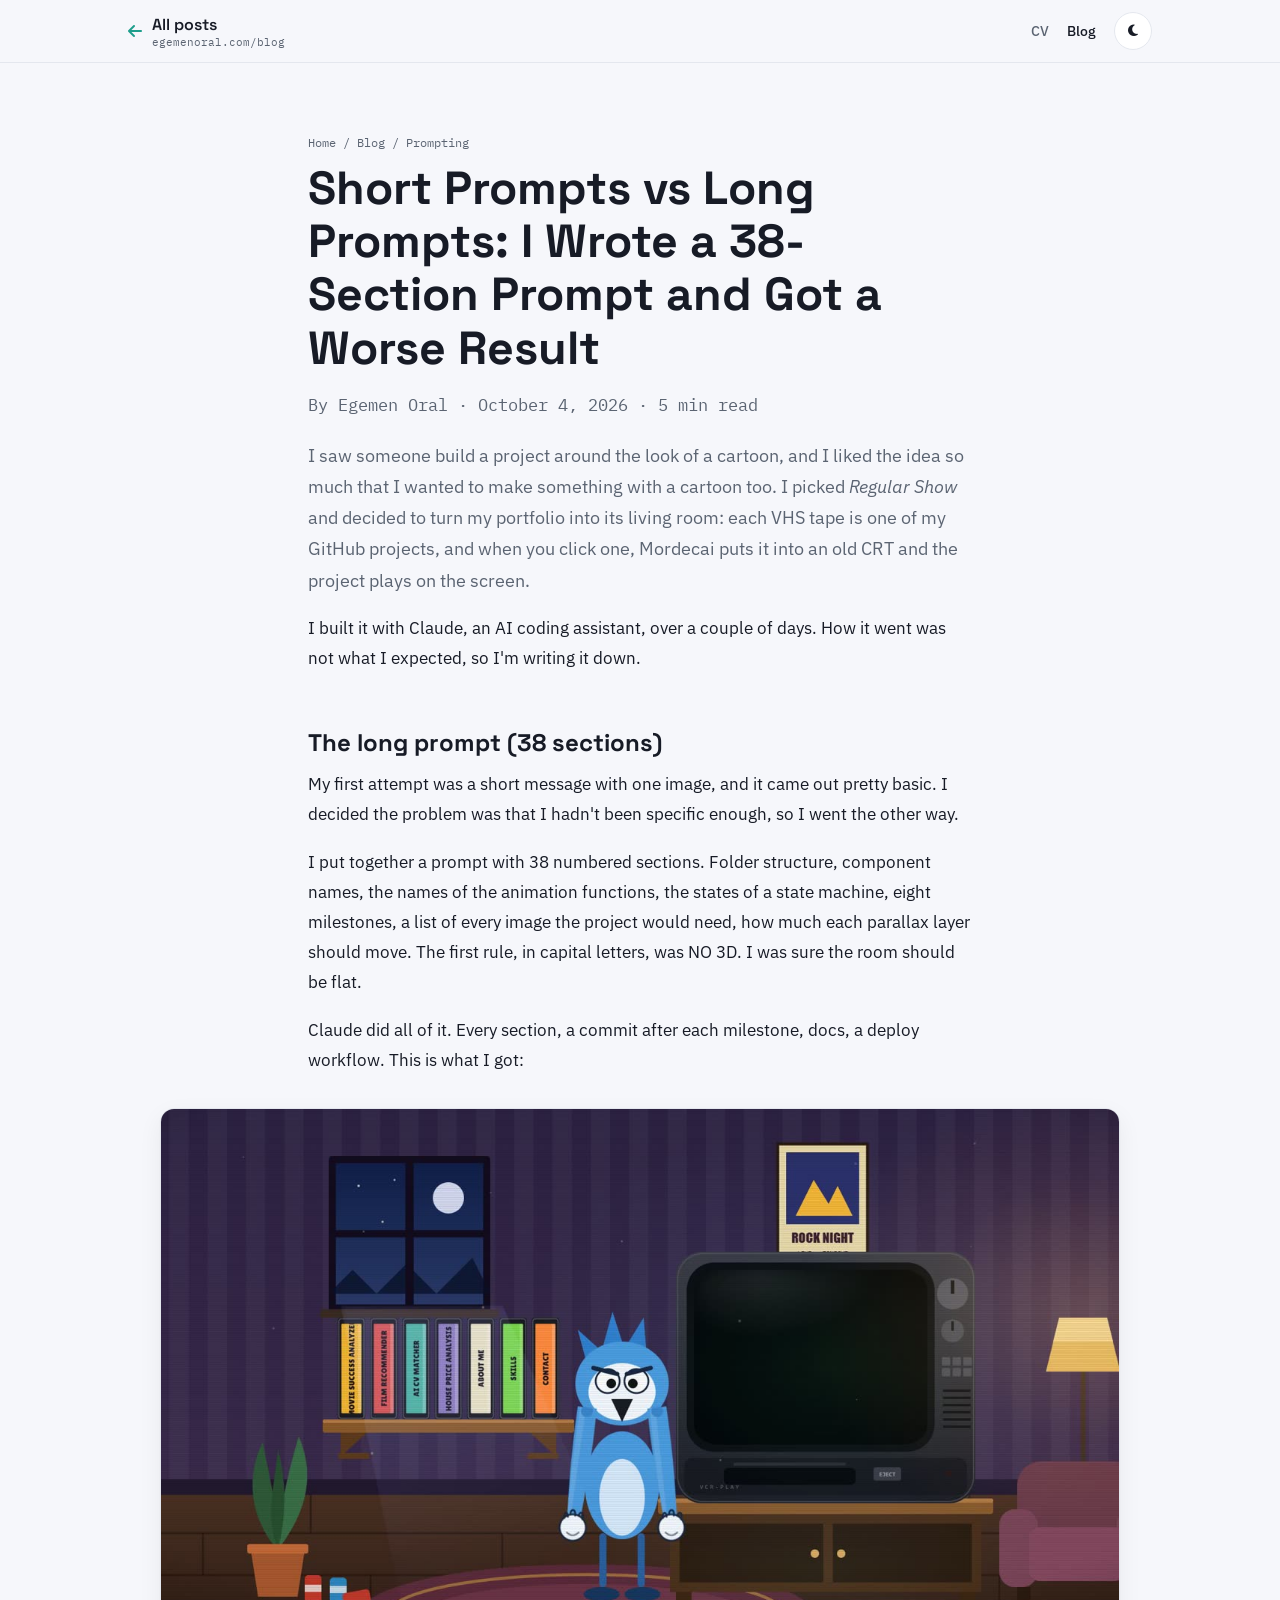
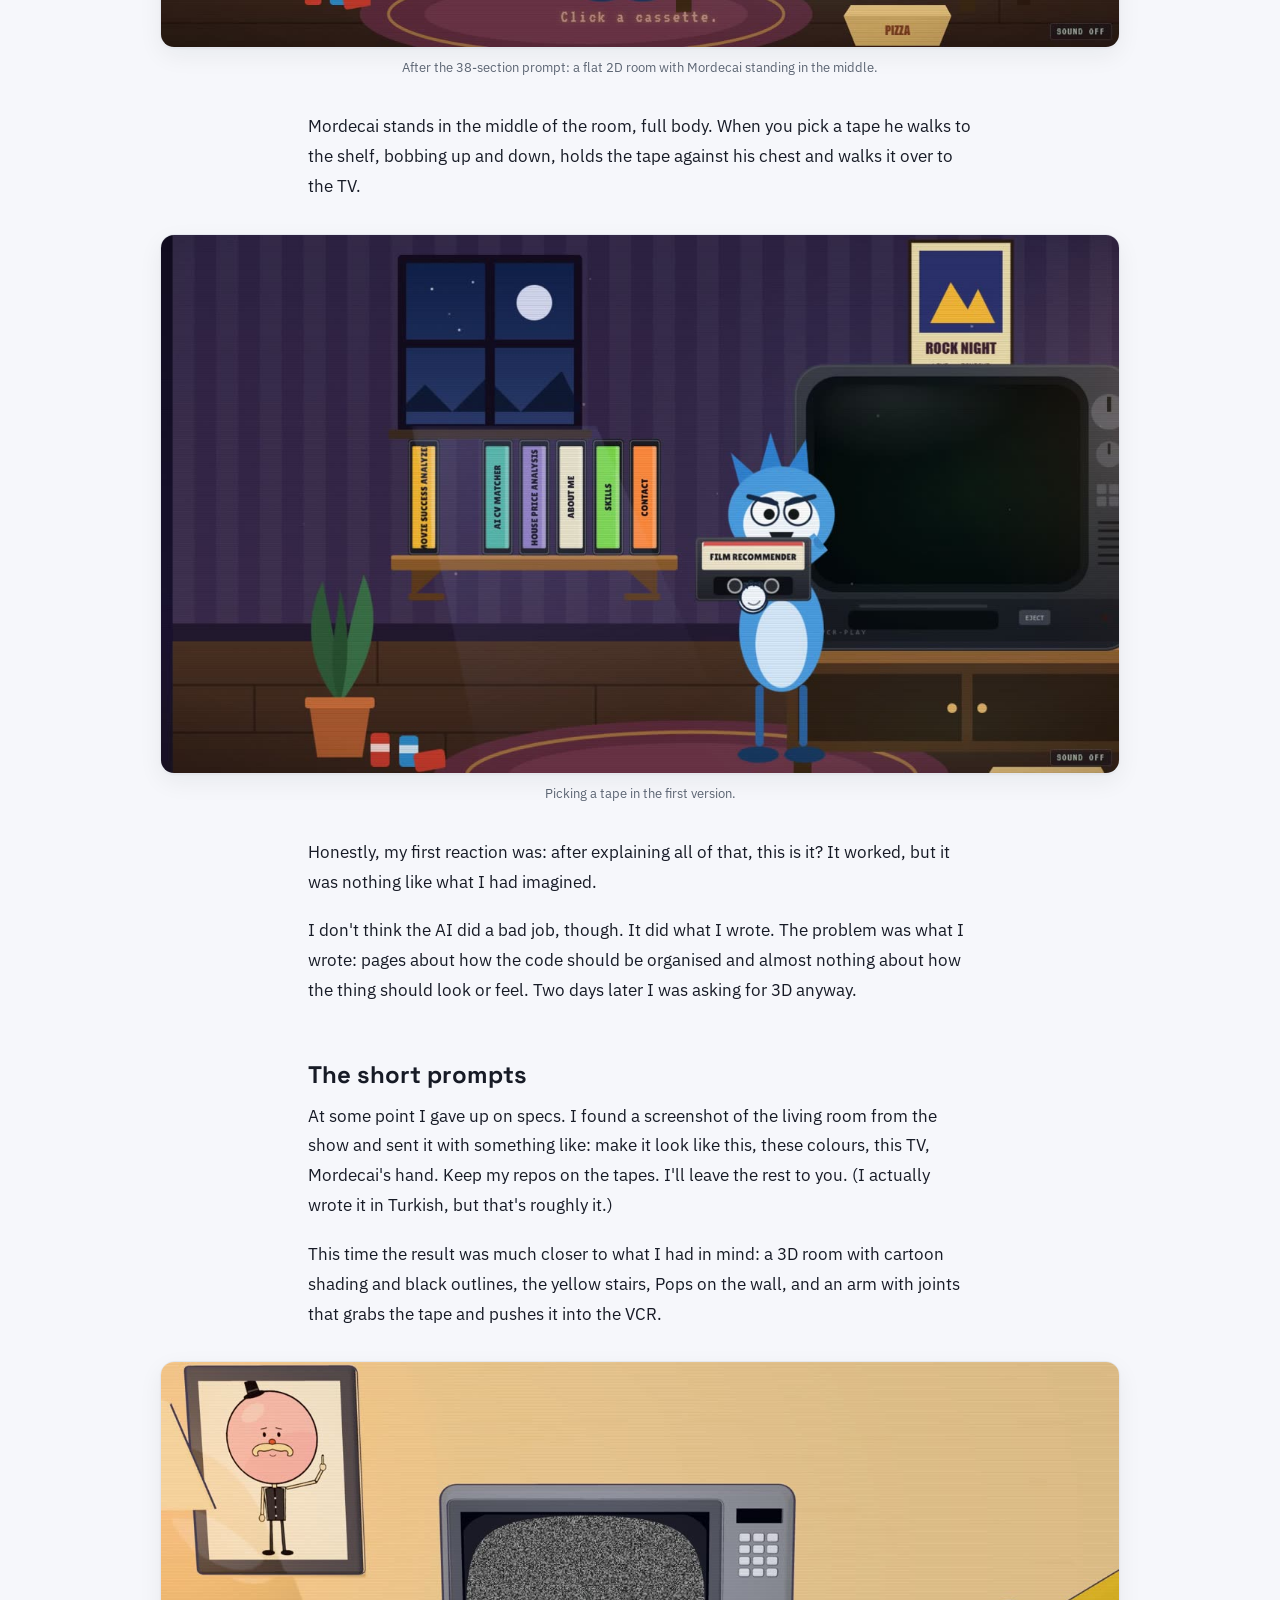
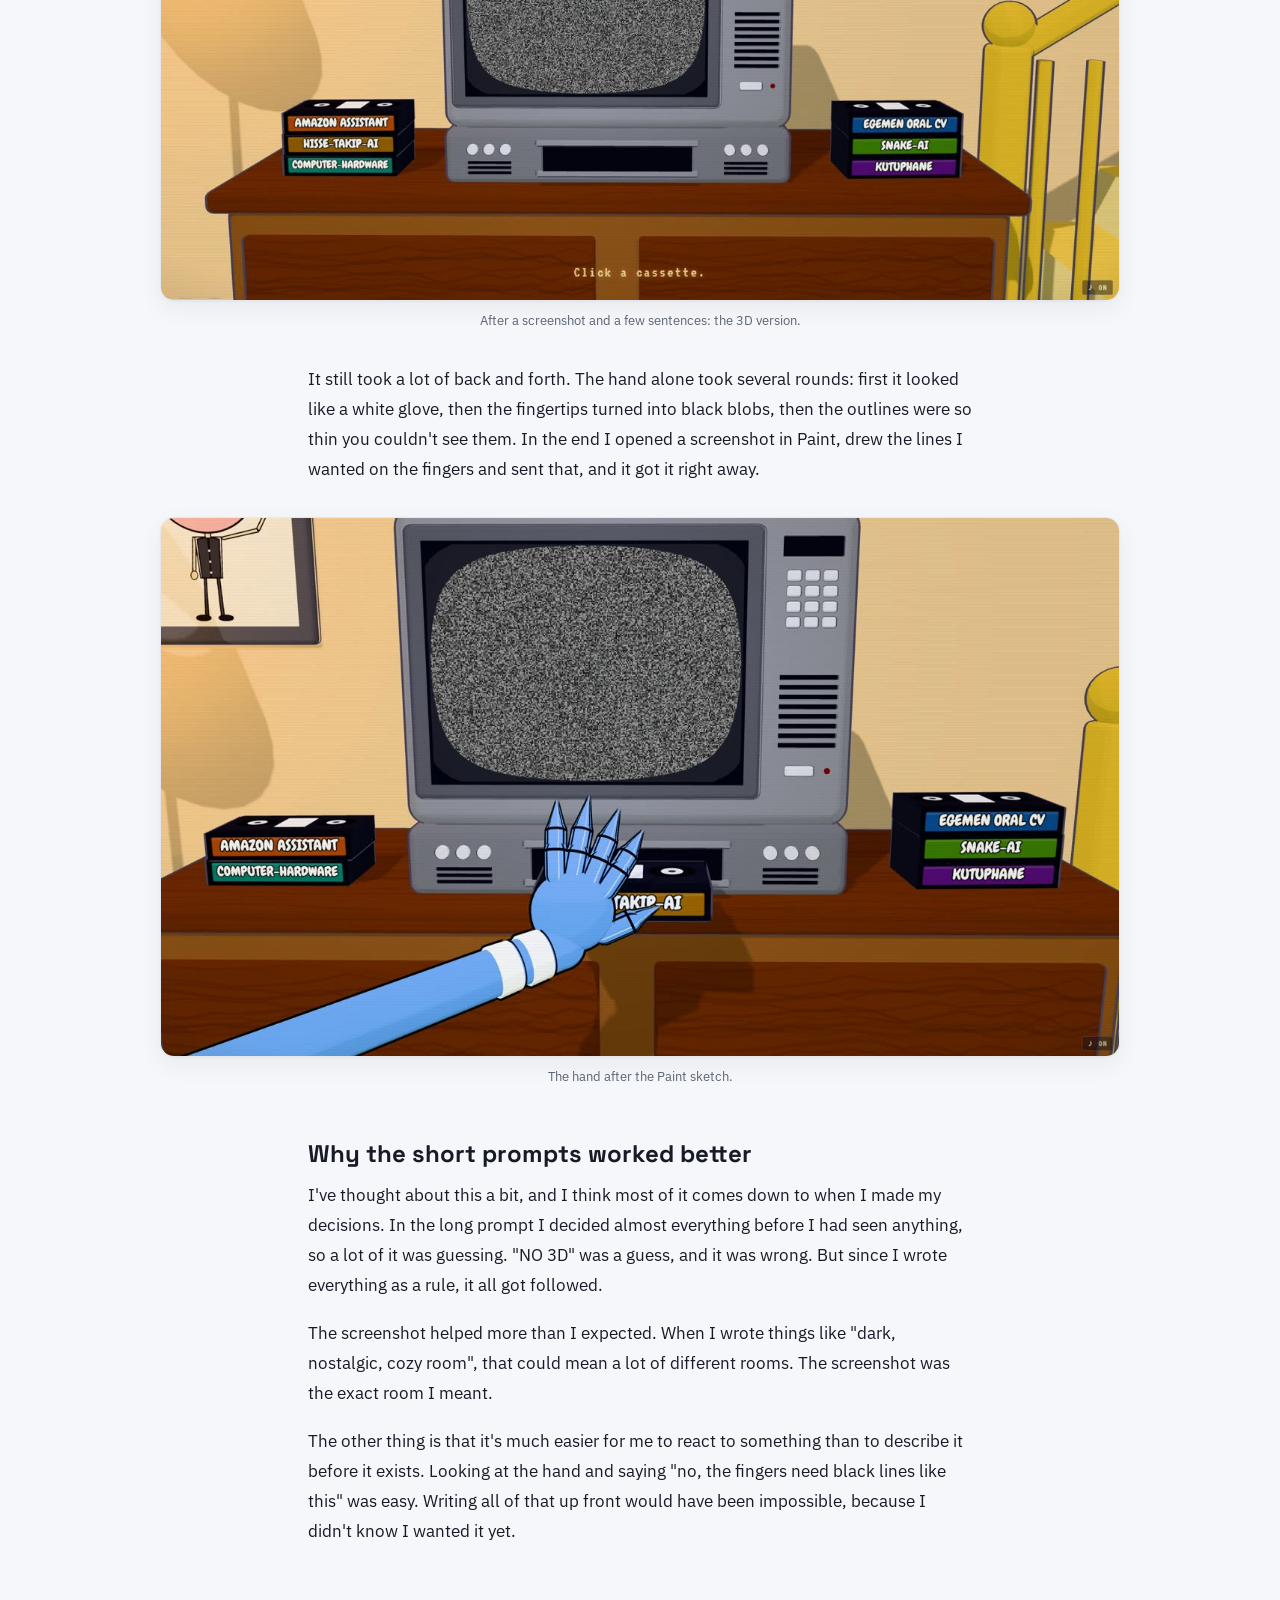
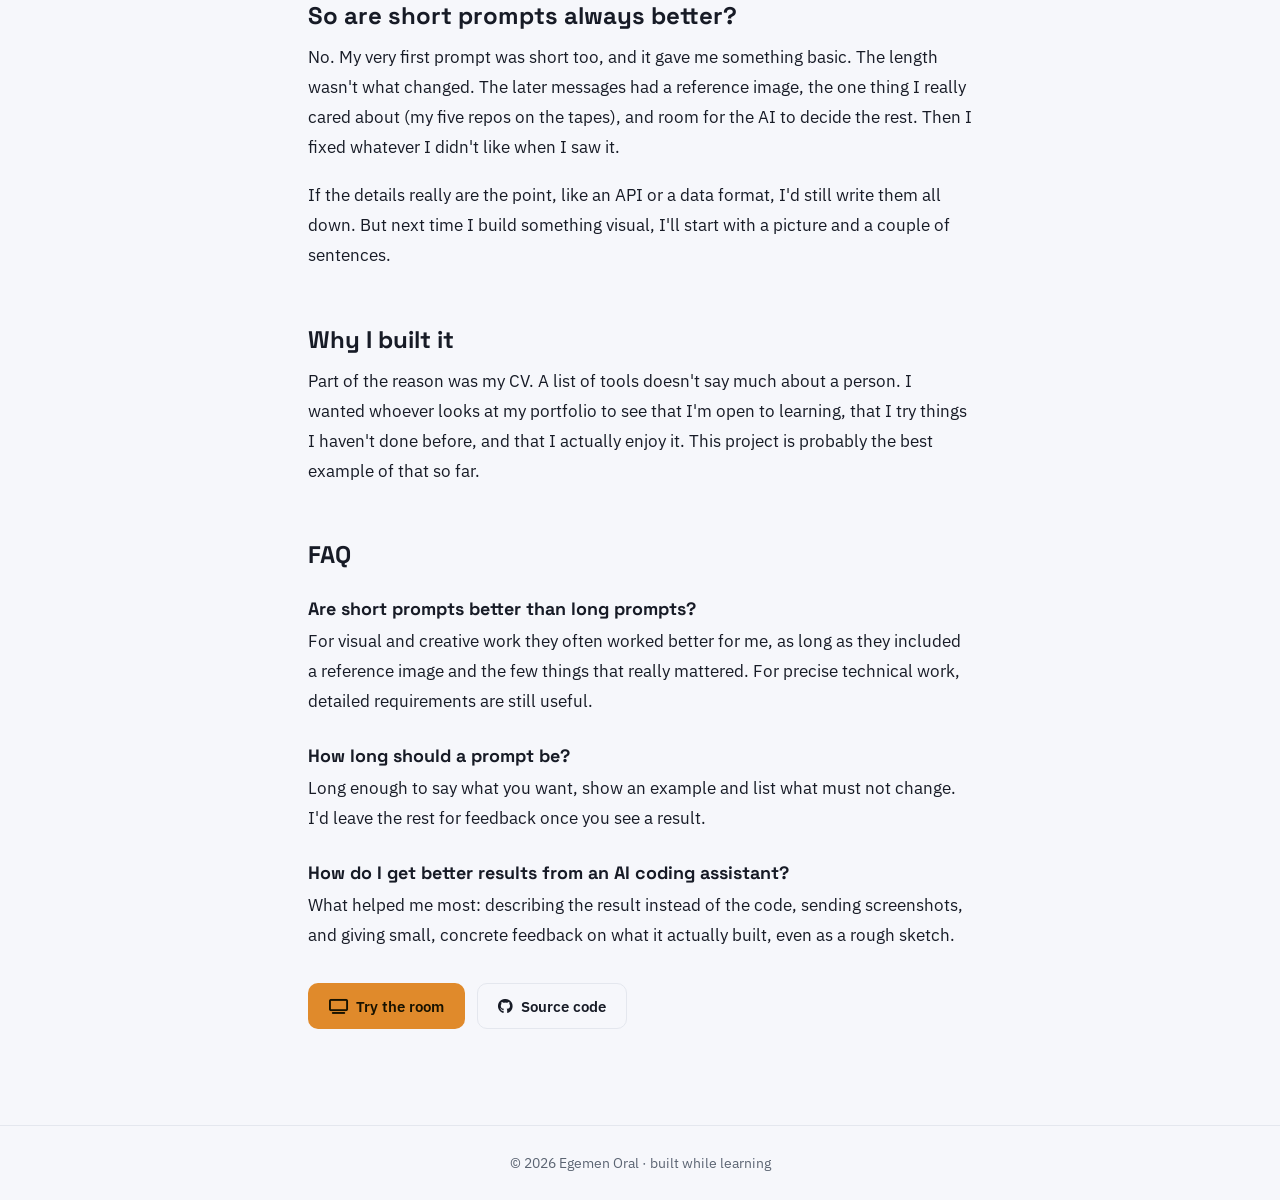
<file: blog/short-prompts-vs-long-prompts-ai/index.html>
<!DOCTYPE html>
<html lang="en">
<head>
<meta charset="UTF-8">
<meta name="viewport" content="width=device-width, initial-scale=1.0">
<title>Short Prompts vs Long Prompts: My 38-Section AI Prompt Gave a Worse Result | Egemen Oral</title>
<meta name="description" content="Short prompts vs long prompts on a real project: my 38-section prompt to an AI coding assistant gave a flat 2D site. A screenshot and a few sentences gave the 3D one.">
<meta name="keywords" content="short prompts vs long prompts, how to write better AI prompts, prompt engineering tips, AI coding assistant, prompt length, vibe coding, Claude, build a portfolio with AI">
<meta name="author" content="Egemen Oral">
<meta name="robots" content="index, follow, max-image-preview:large">
<link rel="canonical" href="https://egemenoral.com/blog/short-prompts-vs-long-prompts-ai/">

<meta property="og:type" content="article">
<meta property="og:site_name" content="Egemen Oral">
<meta property="og:title" content="Short Prompts vs Long Prompts: I Wrote a 38-Section Prompt and Got a Worse Result">
<meta property="og:description" content="I built my portfolio with an AI coding assistant. A 38-section prompt gave a flat 2D site; a screenshot and a few sentences gave the 3D one.">
<meta property="og:url" content="https://egemenoral.com/blog/short-prompts-vs-long-prompts-ai/">
<meta property="og:image" content="https://egemenoral.com/blog/img/short-prompt-result-3d-portfolio-room.jpg">
<meta property="article:published_time" content="2026-10-04">
<meta property="article:author" content="Egemen Oral">
<meta name="twitter:card" content="summary_large_image">
<meta name="twitter:title" content="Short Prompts vs Long Prompts: I Wrote a 38-Section Prompt and Got a Worse Result">
<meta name="twitter:description" content="My 38-section prompt vs a screenshot and a few sentences, with screenshots of both results.">
<meta name="twitter:image" content="https://egemenoral.com/blog/img/short-prompt-result-3d-portfolio-room.jpg">

<script type="application/ld+json">
{
  "@context": "https://schema.org",
  "@type": "BlogPosting",
  "headline": "Short Prompts vs Long Prompts: I Wrote a 38-Section Prompt and Got a Worse Result",
  "description": "Short prompts vs long prompts on a real project: a 38-section prompt to an AI coding assistant gave a flat 2D site, a screenshot and a few sentences gave the 3D one.",
  "image": [
    "https://egemenoral.com/blog/img/short-prompt-result-3d-portfolio-room.jpg",
    "https://egemenoral.com/blog/img/long-prompt-result-2d-room.jpg"
  ],
  "datePublished": "2026-10-04",
  "dateModified": "2026-10-04",
  "author": { "@type": "Person", "name": "Egemen Oral", "url": "https://egemenoral.com/" },
  "publisher": { "@type": "Person", "name": "Egemen Oral", "url": "https://egemenoral.com/" },
  "mainEntityOfPage": "https://egemenoral.com/blog/short-prompts-vs-long-prompts-ai/",
  "keywords": "short prompts vs long prompts, how to write better AI prompts, prompt engineering tips, AI coding assistant, prompt length"
}
</script>
<script type="application/ld+json">
{
  "@context": "https://schema.org",
  "@type": "BreadcrumbList",
  "itemListElement": [
    { "@type": "ListItem", "position": 1, "name": "Egemen Oral", "item": "https://egemenoral.com/" },
    { "@type": "ListItem", "position": 2, "name": "Blog", "item": "https://egemenoral.com/blog/" },
    { "@type": "ListItem", "position": 3, "name": "Short Prompts vs Long Prompts", "item": "https://egemenoral.com/blog/short-prompts-vs-long-prompts-ai/" }
  ]
}
</script>
<script type="application/ld+json">
{
  "@context": "https://schema.org",
  "@type": "FAQPage",
  "mainEntity": [
    { "@type": "Question", "name": "Are short prompts better than long prompts?",
      "acceptedAnswer": { "@type": "Answer", "text": "For visual and creative work they often worked better for me, as long as they included a reference image and the few things that really mattered. For precise technical work, detailed requirements are still useful." } },
    { "@type": "Question", "name": "How long should a prompt be?",
      "acceptedAnswer": { "@type": "Answer", "text": "Long enough to say what you want, show an example and list what must not change. Leave the rest for feedback once you see a result." } },
    { "@type": "Question", "name": "How do I get better results from an AI coding assistant?",
      "acceptedAnswer": { "@type": "Answer", "text": "Describe the result instead of the code, send screenshots, and give small, concrete feedback on what it actually built, even as a rough sketch." } }
  ]
}
</script>

<link rel="preconnect" href="https://fonts.googleapis.com">
<link rel="preconnect" href="https://fonts.gstatic.com" crossorigin>
<link href="https://fonts.googleapis.com/css2?family=Space+Grotesk:wght@500;600;700&family=IBM+Plex+Sans:wght@400;500;600&family=IBM+Plex+Mono:wght@400;500&display=swap" rel="stylesheet">
<link rel="stylesheet" href="https://cdnjs.cloudflare.com/ajax/libs/font-awesome/6.5.1/css/all.min.css">
<link rel="stylesheet" href="../blog.css">
</head>
<body>

<nav class="nav">
  <div class="nav-inner">
    <a class="nav-back" href="../"><i class="fa-solid fa-arrow-left"></i><div>All posts<span>egemenoral.com/blog</span></div></a>
    <div class="nav-right">
      <a class="hide-sm" href="../../">CV</a>
      <a class="active" href="../">Blog</a>
      <button class="theme-toggle" id="themeToggle" aria-label="Toggle dark mode"><i class="fa-solid fa-moon" id="themeIcon"></i></button>
    </div>
  </div>
</nav>

<main>
<article class="article">
  <nav class="meta" aria-label="Breadcrumb"><a href="../../">Home</a> / <a href="../">Blog</a> / Prompting</nav>
  <h1>Short Prompts vs Long Prompts: I Wrote a 38-Section Prompt and Got a Worse Result</h1>
  <p class="meta">By Egemen Oral · October 4, 2026 · 5 min read</p>

  <p class="lede">I saw someone build a project around the look of a cartoon, and I liked the idea so much that I wanted to make something with a cartoon too. I picked <em>Regular Show</em> and decided to turn my portfolio into its living room: each VHS tape is one of my GitHub projects, and when you click one, Mordecai puts it into an old CRT and the project plays on the screen.</p>
  <p>I built it with Claude, an AI coding assistant, over a couple of days. How it went was not what I expected, so I'm writing it down.</p>

  <h2>The long prompt (38 sections)</h2>
  <p>My first attempt was a short message with one image, and it came out pretty basic. I decided the problem was that I hadn't been specific enough, so I went the other way.</p>
  <p>I put together a prompt with 38 numbered sections. Folder structure, component names, the names of the animation functions, the states of a state machine, eight milestones, a list of every image the project would need, how much each parallax layer should move. The first rule, in capital letters, was NO 3D. I was sure the room should be flat.</p>
  <p>Claude did all of it. Every section, a commit after each milestone, docs, a deploy workflow. This is what I got:</p>

  <figure>
    <img src="../img/long-prompt-result-2d-room.jpg" alt="Result of the long AI prompt: a flat 2D cartoon room with a full-body standing Mordecai, a shelf of VHS tapes and a CRT TV" width="1280" height="720" loading="lazy">
    <figcaption>After the 38-section prompt: a flat 2D room with Mordecai standing in the middle.</figcaption>
  </figure>

  <p>Mordecai stands in the middle of the room, full body. When you pick a tape he walks to the shelf, bobbing up and down, holds the tape against his chest and walks it over to the TV.</p>

  <figure>
    <img src="../img/long-prompt-result-2d-mordecai-carrying.jpg" alt="Long prompt result: a 2D Mordecai walking across the room while carrying a VHS tape to the TV" width="1280" height="720" loading="lazy">
    <figcaption>Picking a tape in the first version.</figcaption>
  </figure>

  <p>Honestly, my first reaction was: after explaining all of that, this is it? It worked, but it was nothing like what I had imagined.</p>
  <p>I don't think the AI did a bad job, though. It did what I wrote. The problem was what I wrote: pages about how the code should be organised and almost nothing about how the thing should look or feel. Two days later I was asking for 3D anyway.</p>

  <h2>The short prompts</h2>
  <p>At some point I gave up on specs. I found a screenshot of the living room from the show and sent it with something like: make it look like this, these colours, this TV, Mordecai's hand. Keep my repos on the tapes. I'll leave the rest to you. (I actually wrote it in Turkish, but that's roughly it.)</p>
  <p>This time the result was much closer to what I had in mind: a 3D room with cartoon shading and black outlines, the yellow stairs, Pops on the wall, and an arm with joints that grabs the tape and pushes it into the VCR.</p>

  <figure>
    <img src="../img/short-prompt-result-3d-portfolio-room.jpg" alt="Result of the short AI prompts: a cel-shaded 3D Regular Show style living room with a grey CRT TV, VHS tapes, a portrait of Pops and a yellow staircase" width="1280" height="720" loading="lazy">
    <figcaption>After a screenshot and a few sentences: the 3D version.</figcaption>
  </figure>

  <p>It still took a lot of back and forth. The hand alone took several rounds: first it looked like a white glove, then the fingertips turned into black blobs, then the outlines were so thin you couldn't see them. In the end I opened a screenshot in Paint, drew the lines I wanted on the fingers and sent that, and it got it right away.</p>

  <figure>
    <img src="../img/short-prompt-result-mordecai-hand-vcr.jpg" alt="Mordecai's blue 3D hand pushing a VHS tape into the VCR under the CRT TV" width="1280" height="720" loading="lazy">
    <figcaption>The hand after the Paint sketch.</figcaption>
  </figure>

  <h2>Why the short prompts worked better</h2>
  <p>I've thought about this a bit, and I think most of it comes down to when I made my decisions. In the long prompt I decided almost everything before I had seen anything, so a lot of it was guessing. "NO 3D" was a guess, and it was wrong. But since I wrote everything as a rule, it all got followed.</p>
  <p>The screenshot helped more than I expected. When I wrote things like "dark, nostalgic, cozy room", that could mean a lot of different rooms. The screenshot was the exact room I meant.</p>
  <p>The other thing is that it's much easier for me to react to something than to describe it before it exists. Looking at the hand and saying "no, the fingers need black lines like this" was easy. Writing all of that up front would have been impossible, because I didn't know I wanted it yet.</p>

  <h2>So are short prompts always better?</h2>
  <p>No. My very first prompt was short too, and it gave me something basic. The length wasn't what changed. The later messages had a reference image, the one thing I really cared about (my five repos on the tapes), and room for the AI to decide the rest. Then I fixed whatever I didn't like when I saw it.</p>
  <p>If the details really are the point, like an API or a data format, I'd still write them all down. But next time I build something visual, I'll start with a picture and a couple of sentences.</p>

  <h2>Why I built it</h2>
  <p>Part of the reason was my CV. A list of tools doesn't say much about a person. I wanted whoever looks at my portfolio to see that I'm open to learning, that I try things I haven't done before, and that I actually enjoy it. This project is probably the best example of that so far.</p>

  <h2>FAQ</h2>
  <h3>Are short prompts better than long prompts?</h3>
  <p>For visual and creative work they often worked better for me, as long as they included a reference image and the few things that really mattered. For precise technical work, detailed requirements are still useful.</p>
  <h3>How long should a prompt be?</h3>
  <p>Long enough to say what you want, show an example and list what must not change. I'd leave the rest for feedback once you see a result.</p>
  <h3>How do I get better results from an AI coding assistant?</h3>
  <p>What helped me most: describing the result instead of the code, sending screenshots, and giving small, concrete feedback on what it actually built, even as a rough sketch.</p>

  <div class="cta">
    <a class="btn btn-primary" href="https://room.egemenoral.com"><i class="fa-solid fa-tv"></i> Try the room</a>
    <a class="btn btn-outline" href="https://github.com/egemenoral1-jpg/ProjeSitesi" target="_blank" rel="noopener"><i class="fa-brands fa-github"></i> Source code</a>
  </div>
</article>
</main>

<footer>© 2026 Egemen Oral · built while learning</footer>
<script src="../theme.js"></script>
</body>
</html>
</file>
<file: blog/blog.css>
/* Blog pages: same design tokens as the main CV page */
:root{
  --bg:#F6F7FB; --surface:#FFFFFF; --surface-2:#EEF0F7;
  --text:#171B26; --text-muted:#5B6472; --border:#E4E7EE;
  --accent:#E08A2B; --accent-2:#1E9E8C; --accent-3:#5B6EF5;
  --radius:14px;
  --shadow:0 1px 2px rgba(23,27,38,.04), 0 8px 24px rgba(23,27,38,.06);
}
html[data-theme="dark"]{
  --bg:#0B0F19; --surface:#121729; --surface-2:#171E33;
  --text:#EDEFF5; --text-muted:#9AA3B7; --border:#242C42;
  --accent:#F2B25C; --accent-2:#3FD1BC; --accent-3:#8B98FF;
  --shadow:0 1px 2px rgba(0,0,0,.3), 0 12px 32px rgba(0,0,0,.35);
}
*{box-sizing:border-box;}
html{scroll-behavior:smooth;}
body{
  margin:0; background:var(--bg); color:var(--text);
  font-family:'IBM Plex Sans',-apple-system,BlinkMacSystemFont,sans-serif;
  -webkit-font-smoothing:antialiased; transition:background .35s ease, color .35s ease;
}
a{color:inherit;}
.mono{font-family:'IBM Plex Mono',monospace;}
.wrap{max-width:1080px; margin:0 auto; padding:0 28px;}

/* nav */
.nav{position:sticky; top:0; z-index:50; background:color-mix(in srgb, var(--bg) 86%, transparent); backdrop-filter:blur(10px); border-bottom:1px solid var(--border);}
.nav-inner{max-width:1080px; margin:0 auto; padding:12px 28px; display:flex; align-items:center; justify-content:space-between; gap:16px;}
.nav-back{display:flex; align-items:center; gap:10px; text-decoration:none; font-family:'Space Grotesk',sans-serif; font-weight:600;}
.nav-back span{display:block; font-family:'IBM Plex Mono',monospace; font-weight:400; font-size:.68rem; color:var(--text-muted);}
.nav-back i{color:var(--accent-2);}
.nav-right{display:flex; align-items:center; gap:18px;}
.nav-right a{font-size:.86rem; text-decoration:none; color:var(--text-muted); font-weight:500;}
.nav-right a:hover, .nav-right a.active{color:var(--text);}
.theme-toggle{width:38px; height:38px; border-radius:50%; border:1px solid var(--border); background:var(--surface); color:var(--text); display:flex; align-items:center; justify-content:center; cursor:pointer; transition:transform .25s ease;}
.theme-toggle:hover{transform:rotate(18deg);}
a:focus-visible, button:focus-visible{outline:2px solid var(--accent-3); outline-offset:2px;}

/* blog index */
.blog-head{padding:80px 0 36px;}
.tag{font-family:'IBM Plex Mono',monospace; font-size:.8rem; color:var(--accent-2);}
.blog-head h1{font-family:'Space Grotesk',sans-serif; font-size:clamp(2.2rem,5vw,3.2rem); margin:.2em 0 .25em;}
.blog-head p{color:var(--text-muted); max-width:56ch; line-height:1.7; margin:0;}
.post-list{display:grid; gap:22px; padding-bottom:96px;}
.post-card{display:grid; grid-template-columns:minmax(220px,360px) 1fr; gap:26px; align-items:center; text-decoration:none; color:inherit; background:var(--surface); border:1px solid var(--border); border-radius:var(--radius); overflow:hidden; transition:transform .25s ease, border-color .25s ease;}
.post-card:hover{transform:translateY(-4px); border-color:var(--accent-3);}
.post-card img{width:100%; height:100%; min-height:200px; aspect-ratio:16 / 9; object-fit:cover; display:block;}
.post-card .body{padding:22px 26px 22px 0; display:flex; flex-direction:column; gap:10px;}
.post-card h2{font-family:'Space Grotesk',sans-serif; font-size:1.35rem; margin:0; line-height:1.3;}
.post-card p{margin:0; color:var(--text-muted); line-height:1.65; font-size:.95rem;}
.meta{font-family:'IBM Plex Mono',monospace; font-size:.76rem; color:var(--text-muted);}
.read{font-weight:600; color:var(--accent); font-size:.9rem;}
@media (max-width:760px){
  .post-card{grid-template-columns:1fr;}
  .post-card .body{padding:0 20px 22px;}
  .nav-right a.hide-sm{display:none;}
}

/* article */
.article{max-width:720px; margin:0 auto; padding:72px 28px 96px;}
.article h1{font-family:'Space Grotesk',sans-serif; font-size:clamp(2rem,4.6vw,2.9rem); line-height:1.15; margin:.25em 0 .35em;}
.article .lede{font-size:1.15rem; color:var(--text-muted); line-height:1.7; margin:0 0 18px;}
.article h2{font-family:'Space Grotesk',sans-serif; font-size:1.5rem; margin:2.2em 0 .5em;}
.article h3{font-family:'Space Grotesk',sans-serif; font-size:1.12rem; margin:1.5em 0 .4em;}
.article .meta a{text-decoration:none;}
.article .meta a:hover{color:var(--text);}
.article p, .article li{font-size:1.04rem; line-height:1.8;}
.article p{margin:0 0 1.1em;}
.article ul, .article ol{padding-left:1.3em; margin:0 0 1.2em;}
.article li{margin:.35em 0;}
.article strong{color:var(--text);}
.article figure{
  /* images break out of the text column a little, keeping their real aspect ratio */
  width:min(960px, calc(100vw - 40px)); position:relative; left:50%; transform:translateX(-50%);
  margin:32px 0 36px;
}
.article figure img{width:100%; height:auto; aspect-ratio:16 / 9; object-fit:cover; display:block; border-radius:var(--radius); border:1px solid var(--border); box-shadow:var(--shadow);}
.article figcaption{font-size:.84rem; color:var(--text-muted); margin-top:10px; text-align:center;}
.article blockquote{margin:24px 0; padding:14px 20px; border-left:3px solid var(--accent-2); background:var(--surface); border-radius:0 10px 10px 0; color:var(--text-muted); font-family:'IBM Plex Mono',monospace; font-size:.9rem; line-height:1.7;}
.compare{display:grid; grid-template-columns:1fr 1fr; gap:16px; margin:24px 0 28px;}
.compare div{background:var(--surface); border:1px solid var(--border); border-radius:var(--radius); padding:18px 20px;}
.compare h3{margin:0 0 8px; font-family:'Space Grotesk',sans-serif; font-size:1rem;}
.compare p{margin:0; font-size:.94rem; color:var(--text-muted); line-height:1.65;}
.compare .after h3{color:var(--accent-2);}
.compare .before h3{color:var(--accent);}
@media (max-width:640px){.compare{grid-template-columns:1fr;}}
.recipe{counter-reset:r; list-style:none; padding:0 !important;}
.recipe li{counter-increment:r; position:relative; padding-left:44px !important; margin:14px 0 !important;}
.recipe li::before{content:counter(r); position:absolute; left:0; top:2px; width:28px; height:28px; border-radius:8px; background:var(--surface-2); border:1px solid var(--border); font-family:'IBM Plex Mono',monospace; font-size:.85rem; display:grid; place-items:center; color:var(--accent-2);}
.cta{display:flex; flex-wrap:wrap; gap:12px; margin-top:32px;}
.btn{display:inline-flex; align-items:center; gap:8px; padding:12px 20px; border-radius:10px; text-decoration:none; font-weight:600; font-size:.95rem; border:1px solid transparent; transition:transform .2s ease;}
.btn:hover{transform:translateY(-2px);}
.btn-primary{background:var(--accent); color:#171200;}
.btn-outline{border-color:var(--border); color:var(--text);}
footer{border-top:1px solid var(--border); text-align:center; padding:28px; color:var(--text-muted); font-size:.85rem;}
</file>
